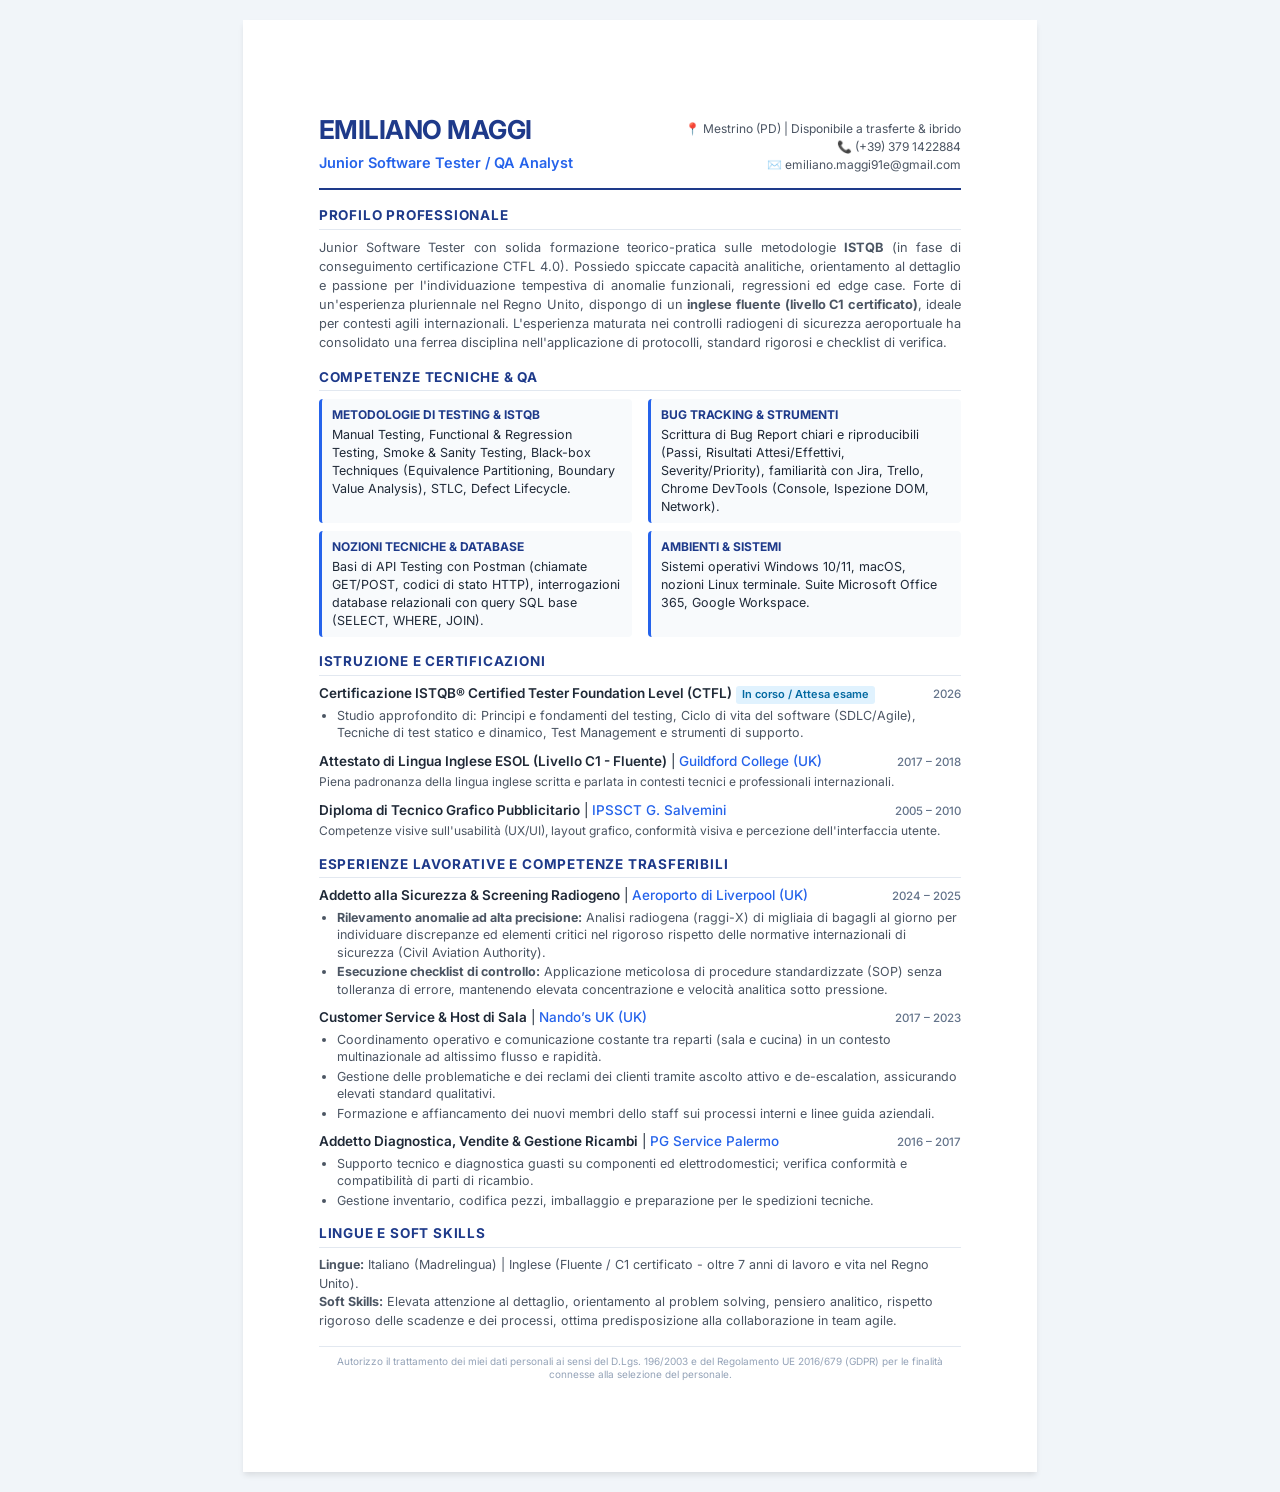
<file: CV_Emiliano_Maggi_Software_Tester.html>
<!DOCTYPE html>
<html lang="it">
<head>
  <meta charset="UTF-8">
  <title>CV Emiliano Maggi - Junior Software Tester / QA Analyst</title>
  <style>
    @import url('https://fonts.googleapis.com/css2?family=Inter:wght@300;400;500;600;700&display=swap');

    :root {
      --primary: #1e3a8a;
      --secondary: #2563eb;
      --text-dark: #1f2937;
      --text-muted: #4b5563;
      --bg-light: #f8fafc;
      --border: #e2e8f0;
      --accent: #0284c7;
    }

    * {
      box-sizing: border-box;
      margin: 0;
      padding: 0;
    }

    body {
      font-family: 'Inter', -apple-system, BlinkMacSystemFont, "Segoe UI", Roboto, sans-serif;
      color: var(--text-dark);
      background-color: #f1f5f9;
      line-height: 1.45;
      font-size: 13.5px;
      padding: 20px 0;
    }

    .page {
      background: #ffffff;
      width: 210mm;
      min-height: 297mm;
      margin: 0 auto;
      padding: 24mm 20mm;
      box-shadow: 0 4px 6px -1px rgba(0, 0, 0, 0.1);
    }

    header {
      border-bottom: 2px solid var(--primary);
      padding-bottom: 14px;
      margin-bottom: 16px;
      display: flex;
      justify-content: space-between;
      align-items: flex-end;
    }

    .header-left h1 {
      font-size: 26px;
      font-weight: 700;
      color: var(--primary);
      letter-spacing: -0.5px;
      text-transform: uppercase;
    }

    .header-left .role-badge {
      display: inline-block;
      margin-top: 4px;
      font-size: 14.5px;
      font-weight: 600;
      color: var(--secondary);
    }

    .header-right {
      text-align: right;
      font-size: 12px;
      color: var(--text-muted);
      line-height: 1.5;
    }

    .header-right a {
      color: var(--secondary);
      text-decoration: none;
      font-weight: 500;
    }

    section {
      margin-bottom: 15px;
    }

    h2 {
      font-size: 13.5px;
      font-weight: 700;
      color: var(--primary);
      text-transform: uppercase;
      letter-spacing: 0.8px;
      border-bottom: 1.5px solid var(--border);
      padding-bottom: 3px;
      margin-bottom: 8px;
      display: flex;
      align-items: center;
      gap: 6px;
    }

    .profile-summary {
      color: var(--text-muted);
      text-align: justify;
      font-size: 12.8px;
      line-height: 1.5;
    }

    .skills-grid {
      display: grid;
      grid-template-columns: 1fr 1fr;
      gap: 8px 16px;
      font-size: 12.5px;
    }

    .skill-category {
      background: var(--bg-light);
      padding: 7px 10px;
      border-radius: 4px;
      border-left: 3px solid var(--secondary);
    }

    .skill-category strong {
      color: var(--primary);
      display: block;
      margin-bottom: 2px;
      font-size: 12px;
      text-transform: uppercase;
    }

    .experience-item, .education-item {
      margin-bottom: 10px;
    }

    .experience-item:last-child, .education-item:last-child {
      margin-bottom: 0;
    }

    .item-header {
      display: flex;
      justify-content: space-between;
      align-items: baseline;
      margin-bottom: 2px;
    }

    .item-title {
      font-weight: 600;
      font-size: 13.5px;
      color: var(--text-dark);
    }

    .item-company {
      font-weight: 500;
      color: var(--secondary);
    }

    .item-date {
      font-size: 11.5px;
      color: #64748b;
      font-weight: 500;
    }

    ul.bullet-list {
      list-style-type: disc;
      padding-left: 18px;
      font-size: 12.5px;
      color: var(--text-muted);
      margin-top: 3px;
    }

    ul.bullet-list li {
      margin-bottom: 2px;
      line-height: 1.4;
    }

    .tag {
      background: #e0f2fe;
      color: #0369a1;
      padding: 1px 6px;
      border-radius: 3px;
      font-size: 11px;
      font-weight: 600;
      display: inline-block;
    }

    .footer-consent {
      margin-top: 14px;
      padding-top: 8px;
      border-top: 1px solid var(--border);
      font-size: 10px;
      color: #94a3b8;
      text-align: center;
      line-height: 1.3;
    }

    @media print {
      body {
        background: transparent;
        padding: 0;
      }
      .page {
        box-shadow: none;
        margin: 0;
        padding: 14mm 16mm;
        width: 100%;
        min-height: auto;
      }
      a {
        text-decoration: none;
        color: inherit;
      }
    }
  </style>
</head>
<body>

  <div class="page">
    <header>
      <div class="header-left">
        <h1>Emiliano Maggi</h1>
        <div class="role-badge">Junior Software Tester / QA Analyst</div>
      </div>
      <div class="header-right">
        <div>📍 Mestrino (PD) | Disponibile a trasferte & ibrido</div>
        <div>📞 (+39) 379 1422884</div>
        <div>✉️ emiliano.maggi91e@gmail.com</div>
      </div>
    </header>

    <!-- PROFILO PROFESSIONALE -->
    <section>
      <h2>Profilo Professionale</h2>
      <p class="profile-summary">
        Junior Software Tester con solida formazione teorico-pratica sulle metodologie <strong>ISTQB</strong> (in fase di conseguimento certificazione CTFL 4.0). Possiedo spiccate capacità analitiche, orientamento al dettaglio e passione per l'individuazione tempestiva di anomalie funzionali, regressioni ed edge case. Forte di un'esperienza pluriennale nel Regno Unito, dispongo di un <strong>inglese fluente (livello C1 certificato)</strong>, ideale per contesti agili internazionali. L'esperienza maturata nei controlli radiogeni di sicurezza aeroportuale ha consolidato una ferrea disciplina nell'applicazione di protocolli, standard rigorosi e checklist di verifica.
      </p>
    </section>

    <!-- COMPETENZE CHIAVE -->
    <section>
      <h2>Competenze Tecniche & QA</h2>
      <div class="skills-grid">
        <div class="skill-category">
          <strong>Metodologie di Testing & ISTQB</strong>
          Manual Testing, Functional & Regression Testing, Smoke & Sanity Testing, Black-box Techniques (Equivalence Partitioning, Boundary Value Analysis), STLC, Defect Lifecycle.
        </div>
        <div class="skill-category">
          <strong>Bug Tracking & Strumenti</strong>
          Scrittura di Bug Report chiari e riproducibili (Passi, Risultati Attesi/Effettivi, Severity/Priority), familiarità con Jira, Trello, Chrome DevTools (Console, Ispezione DOM, Network).
        </div>
        <div class="skill-category">
          <strong>Nozioni Tecniche & Database</strong>
          Basi di API Testing con Postman (chiamate GET/POST, codici di stato HTTP), interrogazioni database relazionali con query SQL base (SELECT, WHERE, JOIN).
        </div>
        <div class="skill-category">
          <strong>Ambienti & Sistemi</strong>
          Sistemi operativi Windows 10/11, macOS, nozioni Linux terminale. Suite Microsoft Office 365, Google Workspace.
        </div>
      </div>
    </section>

    <!-- FORMAZIONE E CERTIFICAZIONI -->
    <section>
      <h2>Istruzione e Certificazioni</h2>
      <div class="education-item">
        <div class="item-header">
          <div><span class="item-title">Certificazione ISTQB® Certified Tester Foundation Level (CTFL)</span> <span class="tag">In corso / Attesa esame</span></div>
          <span class="item-date">2026</span>
        </div>
        <ul class="bullet-list">
          <li>Studio approfondito di: Principi e fondamenti del testing, Ciclo di vita del software (SDLC/Agile), Tecniche di test statico e dinamico, Test Management e strumenti di supporto.</li>
        </ul>
      </div>

      <div class="education-item" style="margin-top: 6px;">
        <div class="item-header">
          <div><span class="item-title">Attestato di Lingua Inglese ESOL (Livello C1 - Fluente)</span> | <span class="item-company">Guildford College (UK)</span></div>
          <span class="item-date">2017 – 2018</span>
        </div>
        <p style="font-size: 12px; color: var(--text-muted); margin-top: 2px;">
          Piena padronanza della lingua inglese scritta e parlata in contesti tecnici e professionali internazionali.
        </p>
      </div>

      <div class="education-item" style="margin-top: 6px;">
        <div class="item-header">
          <div><span class="item-title">Diploma di Tecnico Grafico Pubblicitario</span> | <span class="item-company">IPSSCT G. Salvemini</span></div>
          <span class="item-date">2005 – 2010</span>
        </div>
        <p style="font-size: 12px; color: var(--text-muted); margin-top: 2px;">
          Competenze visive sull'usabilità (UX/UI), layout grafico, conformità visiva e percezione dell'interfaccia utente.
        </p>
      </div>
    </section>

    <!-- ESPERIENZE LAVORATIVE -->
    <section>
      <h2>Esperienze Lavorative e Competenze Trasferibili</h2>

      <div class="experience-item">
        <div class="item-header">
          <div><span class="item-title">Addetto alla Sicurezza & Screening Radiogeno</span> | <span class="item-company">Aeroporto di Liverpool (UK)</span></div>
          <span class="item-date">2024 – 2025</span>
        </div>
        <ul class="bullet-list">
          <li><strong>Rilevamento anomalie ad alta precisione:</strong> Analisi radiogena (raggi-X) di migliaia di bagagli al giorno per individuare discrepanze ed elementi critici nel rigoroso rispetto delle normative internazionali di sicurezza (Civil Aviation Authority).</li>
          <li><strong>Esecuzione checklist di controllo:</strong> Applicazione meticolosa di procedure standardizzate (SOP) senza tolleranza di errore, mantenendo elevata concentrazione e velocità analitica sotto pressione.</li>
        </ul>
      </div>

      <div class="experience-item">
        <div class="item-header">
          <div><span class="item-title">Customer Service & Host di Sala</span> | <span class="item-company">Nando’s UK (UK)</span></div>
          <span class="item-date">2017 – 2023</span>
        </div>
        <ul class="bullet-list">
          <li>Coordinamento operativo e comunicazione costante tra reparti (sala e cucina) in un contesto multinazionale ad altissimo flusso e rapidità.</li>
          <li>Gestione delle problematiche e dei reclami dei clienti tramite ascolto attivo e de-escalation, assicurando elevati standard qualitativi.</li>
          <li>Formazione e affiancamento dei nuovi membri dello staff sui processi interni e linee guida aziendali.</li>
        </ul>
      </div>

      <div class="experience-item">
        <div class="item-header">
          <div><span class="item-title">Addetto Diagnostica, Vendite & Gestione Ricambi</span> | <span class="item-company">PG Service Palermo</span></div>
          <span class="item-date">2016 – 2017</span>
        </div>
        <ul class="bullet-list">
          <li>Supporto tecnico e diagnostica guasti su componenti ed elettrodomestici; verifica conformità e compatibilità di parti di ricambio.</li>
          <li>Gestione inventario, codifica pezzi, imballaggio e preparazione per le spedizioni tecniche.</li>
        </ul>
      </div>
    </section>

    <!-- LINGUE & SOFT SKILLS -->
    <section>
      <h2>Lingue e Soft Skills</h2>
      <div style="font-size: 12.5px; color: var(--text-muted); line-height: 1.5;">
        <strong>Lingue:</strong> Italiano (Madrelingua) | Inglese (Fluente / C1 certificato - oltre 7 anni di lavoro e vita nel Regno Unito).<br>
        <strong>Soft Skills:</strong> Elevata attenzione al dettaglio, orientamento al problem solving, pensiero analitico, rispetto rigoroso delle scadenze e dei processi, ottima predisposizione alla collaborazione in team agile.
      </div>
    </section>

    <div class="footer-consent">
      Autorizzo il trattamento dei miei dati personali ai sensi del D.Lgs. 196/2003 e del Regolamento UE 2016/679 (GDPR) per le finalità connesse alla selezione del personale.
    </div>
  </div>

</body>
</html>
</file>
